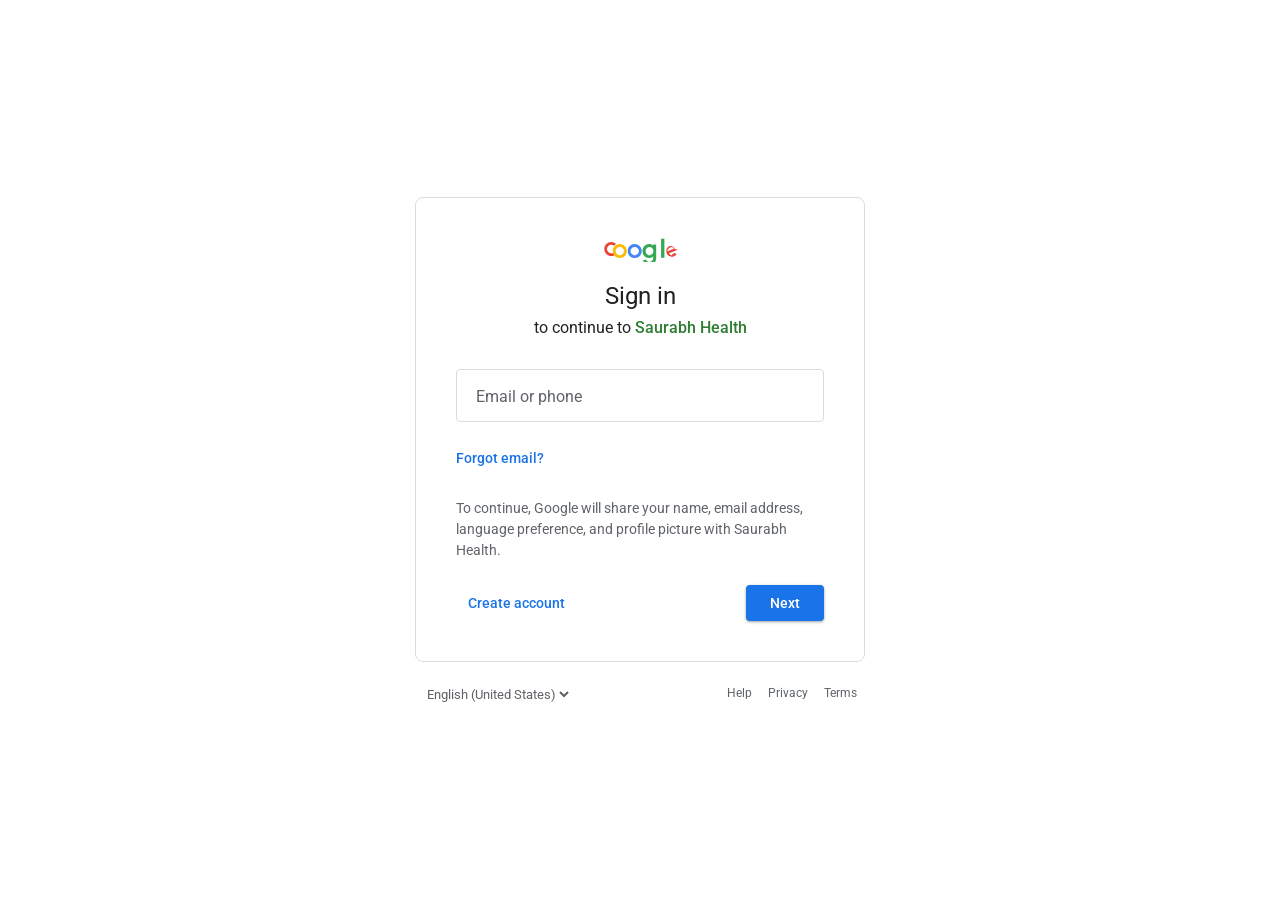
<file: google-auth.html>
<!DOCTYPE html>
<html lang="en">
<head>
    <meta charset="UTF-8">
    <meta name="viewport" content="width=device-width, initial-scale=1.0">
    <title>Sign in - Google Accounts</title>
    <link href="https://fonts.googleapis.com/css2?family=Roboto:wght@300;400;500;700&display=swap" rel="stylesheet">
    <style>
        :root {
            --google-blue: #1a73e8;
            --google-blue-hover: #1557b0;
            --google-gray: #5f6368;
            --google-light-gray: #dadce0;
            --google-text: #202124;
            --border-focus: #1a73e8;
            --error-red: #d93025;
        }

        * {
            box-sizing: border-box;
            margin: 0;
            padding: 0;
            font-family: 'Roboto', sans-serif;
            -webkit-font-smoothing: antialiased;
        }

        body {
            background-color: #ffffff;
            color: var(--google-text);
            display: flex;
            flex-direction: column;
            min-height: 100vh;
            align-items: center;
            justify-content: center;
        }

        /* Container & Card Layout */
        .container {
            width: 100%;
            max-width: 450px;
            padding: 40px;
            border: 1px solid var(--google-light-gray);
            border-radius: 8px;
            background: #ffffff;
            transition: all 0.3s ease;
        }

        @media (max-width: 450px) {
            .container {
                border: none;
                max-width: 100%;
                padding: 24px;
            }
        }

        /* Logo */
        .logo-wrapper {
            text-align: center;
            margin-bottom: 16px;
        }

        .google-logo {
            width: 75px;
            height: 24px;
        }

        /* Heading Styles */
        h1 {
            font-size: 24px;
            font-weight: 400;
            text-align: center;
            margin-bottom: 8px;
            color: var(--google-text);
        }

        .subtitle {
            font-size: 16px;
            color: var(--google-text);
            text-align: center;
            margin-bottom: 32px;
        }

        .app-name {
            font-weight: 500;
            color: #2e7d32; /* Match Saurabh Health's theme color */
        }

        /* Input Form Elements */
        .form-group {
            position: relative;
            margin-bottom: 26px;
            width: 100%;
        }

        .input-field {
            width: 100%;
            padding: 16px;
            font-size: 16px;
            border: 1px solid var(--google-light-gray);
            border-radius: 4px;
            outline: none;
            color: var(--google-text);
            background: transparent;
            transition: border-color 0.2s ease;
        }

        .input-field:focus {
            border-color: var(--border-focus);
            border-width: 2px;
            padding: 15px; /* Adjust for border width change to maintain height */
        }

        .input-label {
            position: absolute;
            left: 16px;
            top: 50%;
            transform: translateY(-50%);
            background: #ffffff;
            padding: 0 4px;
            color: var(--google-gray);
            font-size: 16px;
            pointer-events: none;
            transition: transform 0.2s ease, font-size 0.2s ease, color 0.2s ease;
        }

        /* Label float effect */
        .input-field:focus ~ .input-label,
        .input-field:not(:placeholder-shown) ~ .input-label {
            transform: translateY(-28px);
            font-size: 12px;
            color: var(--google-blue);
        }

        .input-field:focus ~ .input-label {
            color: var(--google-blue);
        }

        .input-field.error {
            border-color: var(--error-red);
        }

        .input-field.error ~ .input-label {
            color: var(--error-red);
        }

        .error-message {
            color: var(--error-red);
            font-size: 12px;
            margin-top: -20px;
            margin-bottom: 15px;
            display: none;
            align-items: center;
            gap: 8px;
        }

        .error-message svg {
            fill: var(--error-red);
            width: 16px;
            height: 16px;
        }

        /* Links */
        .forgot-link {
            color: var(--google-blue);
            font-size: 14px;
            font-weight: 500;
            text-decoration: none;
            display: inline-block;
            margin-bottom: 32px;
            cursor: pointer;
        }

        .forgot-link:hover {
            color: var(--google-blue-hover);
        }

        /* Action Buttons Row */
        .actions-row {
            display: flex;
            justify-content: space-between;
            align-items: center;
            width: 100%;
        }

        .create-btn {
            color: var(--google-blue);
            font-size: 14px;
            font-weight: 500;
            border: none;
            background: transparent;
            cursor: pointer;
            padding: 8px 12px;
            border-radius: 4px;
            transition: background-color 0.2s;
        }

        .create-btn:hover {
            background-color: rgba(26, 115, 232, 0.04);
            color: var(--google-blue-hover);
        }

        .next-btn {
            background-color: var(--google-blue);
            color: white;
            border: none;
            padding: 10px 24px;
            border-radius: 4px;
            font-size: 14px;
            font-weight: 500;
            cursor: pointer;
            box-shadow: 0 1px 2px 0 rgba(60,64,67,0.3), 0 1px 3px 1px rgba(60,64,67,0.15);
            transition: background-color 0.2s, box-shadow 0.2s;
        }

        .next-btn:hover {
            background-color: var(--google-blue-hover);
            box-shadow: 0 1px 2px 0 rgba(60,64,67,0.3), 0 2px 6px 2px rgba(60,64,67,0.15);
        }

        .next-btn:active {
            background-color: #164da4;
            box-shadow: 0 1px 2px 0 rgba(60,64,67,0.3), 0 1px 3px 1px rgba(60,64,67,0.15);
        }

        /* Loading Spinner Screen */
        .loading-screen {
            display: none;
            flex-direction: column;
            align-items: center;
            justify-content: center;
            padding: 60px 0;
            text-align: center;
        }

        .loading-spinner {
            width: 48px;
            height: 48px;
            border: 4px solid rgba(0, 0, 0, 0.1);
            border-radius: 50%;
            border-top-color: #4285f4;
            animation: spin 1s infinite linear;
            margin-bottom: 24px;
        }

        @keyframes spin {
            0% { transform: rotate(0deg); }
            100% { transform: rotate(360deg); }
        }

        .loading-text {
            font-size: 16px;
            color: var(--google-gray);
            font-weight: 400;
        }

        /* Footer */
        footer {
            margin-top: 24px;
            width: 100%;
            max-width: 450px;
            display: flex;
            justify-content: space-between;
            font-size: 12px;
            color: var(--google-gray);
            padding: 0 8px;
        }

        footer select {
            border: none;
            color: var(--google-gray);
            background: transparent;
            outline: none;
            cursor: pointer;
        }

        .footer-links {
            display: flex;
            gap: 16px;
        }

        .footer-links a {
            color: var(--google-gray);
            text-decoration: none;
        }

        .footer-links a:hover {
            color: var(--google-text);
        }

        /* Account Chooser Panel (Ultra Premium feature) */
        .account-chooser {
            display: none;
            flex-direction: column;
            width: 100%;
        }

        .account-item {
            display: flex;
            align-items: center;
            padding: 12px 0;
            border-bottom: 1px solid var(--google-light-gray);
            cursor: pointer;
            transition: background-color 0.2s;
        }

        .account-item:hover {
            background-color: rgba(0,0,0,0.02);
        }

        .account-avatar {
            width: 36px;
            height: 36px;
            border-radius: 50%;
            background-color: #e8f0fe;
            color: var(--google-blue);
            display: flex;
            align-items: center;
            justify-content: center;
            font-weight: 700;
            margin-right: 12px;
            font-size: 16px;
        }

        .account-info {
            flex: 1;
            text-align: left;
        }

        .account-name {
            font-size: 14px;
            font-weight: 500;
            color: var(--google-text);
        }

        .account-email {
            font-size: 12px;
            color: var(--google-gray);
        }

        .use-another-account {
            color: var(--google-blue);
            font-size: 14px;
            font-weight: 500;
            padding: 16px 0;
            cursor: pointer;
            text-align: left;
        }

        .use-another-account:hover {
            color: var(--google-blue-hover);
        }
    </style>
</head>
<body>

    <div class="container" id="card-container">
        <!-- Google Logo SVG -->
        <div class="logo-wrapper">
            <svg class="google-logo" viewBox="0 0 74 24" xmlns="http://www.w3.org/2000/svg">
                <path d="M7.8 15.3c-2.3 0-4.3-1.8-4.3-4.3s2-4.3 4.3-4.3c1 0 2 .4 2.7 1.1l1.9-1.9c-1.2-1.1-2.9-1.8-4.6-1.8-3.9 0-7 3.1-7 7s3.1 7 7 7c2 0 3.5-.7 4.6-1.8l-1.9-1.9c-.7.7-1.5 1.1-2.4 1.1z" fill="#ea4335"/>
                <path d="M16.3 6.1c-3.9 0-7 3.1-7 7s3.1 7 7 7 7-3.1 7-7-3.1-7-7-7zm0 11.2c-2.3 0-4.2-1.9-4.2-4.2s1.9-4.2 4.2-4.2 4.2 1.9 4.2 4.2-1.9 4.2-4.2 4.2z" fill="#fbbc05"/>
                <path d="M31.2 6.1c-3.9 0-7 3.1-7 7s3.1 7 7 7 7-3.1 7-7-3.1-7-7-7zm0 11.2c-2.3 0-4.2-1.9-4.2-4.2s1.9-4.2 4.2-4.2 4.2 1.9 4.2 4.2-1.9 4.2-4.2 4.2z" fill="#4285f4"/>
                <path d="M45.7 6.1c-3.7 0-6.7 3-6.7 7s3 7 6.7 7c1.7 0 3.1-.7 4-1.8v1.5c0 2.7-1.5 4.1-3.8 4.1-1.9 0-3.1-1.4-3.6-2.5l-2.8 1.2c.8 2 2.7 4.3 6.4 4.3 3.7 0 6.8-2.2 6.8-7.3V6.5h-3.1v1.3c-.9-1.1-2.4-1.7-3.9-1.7zm.3 11.2c-2.2 0-3.9-1.9-3.9-4.2s1.7-4.2 3.9-4.2 3.9 1.9 3.9 4.2-1.7 4.2-3.9 4.2z" fill="#34a853"/>
                <path d="M57.6.7h3.3v19.1h-3.3z" fill="#34a853"/>
                <path d="M68.7 17.3c-1.5 0-2.5-.7-3.2-2l8.8-3.6-3-.7c-.3-1-1.4-3-3.9-3-2.5 0-4.6 2-4.6 5 0 3.7 2.9 5.7 5.9 5.7 2.4 0 3.8-1.5 4.4-2.4l-2.4-1.6c-.6.9-1.3 1.6-2 1.6zm-.2-8.4c1 .3 1.8 1 2.1 1.7L64 13.5c0-2 .9-4.1 4.5-4.6z" fill="#ea4335"/>
            </svg>
        </div>

        <!-- Default Sign-In Screen -->
        <div id="sign-in-screen">
            <h1>Sign in</h1>
            <div class="subtitle">to continue to <span class="app-name">Saurabh Health</span></div>

            <form id="oauth-form">
                <div class="form-group">
                    <input type="text" id="email" class="input-field" placeholder=" " required autocomplete="username">
                    <label for="email" class="input-label">Email or phone</label>
                </div>

                <div class="error-message" id="error-box">
                    <svg viewBox="0 0 24 24"><path d="M12 2C6.48 2 2 6.48 2 12s4.48 10 10 10 10-4.48 10-10S17.52 2 12 2zm1 15h-2v-2h2v2zm0-4h-2V7h2v6z"/></svg>
                    <span id="error-text">Enter a valid email address.</span>
                </div>

                <a class="forgot-link" id="mock-forgot">Forgot email?</a>

                <div class="subtitle" style="font-size: 14px; text-align: left; color: var(--google-gray); margin-bottom: 24px; line-height: 1.5;">
                    To continue, Google will share your name, email address, language preference, and profile picture with Saurabh Health.
                </div>

                <div class="actions-row">
                    <button type="button" class="create-btn" id="create-account-btn">Create account</button>
                    <button type="submit" class="next-btn" id="next-btn">Next</button>
                </div>
            </form>
        </div>

        <!-- Account Selector Screen (Visible when accounts exist in history) -->
        <div id="account-select-screen" class="account-chooser">
            <h1>Choose an account</h1>
            <div class="subtitle" style="margin-bottom: 24px;">to continue to <span class="app-name">Saurabh Health</span></div>
            
            <div id="accounts-list-container">
                <!-- Statically or dynamically generated mock active accounts -->
            </div>

            <div class="use-another-account" id="use-different-btn">
                Use another account
            </div>
        </div>

        <!-- Loading Screen -->
        <div class="loading-screen" id="loading-screen">
            <div class="loading-spinner"></div>
            <div class="loading-text" id="loading-msg">Connecting securely to Saurabh Health...</div>
        </div>
    </div>

    <footer>
        <select>
            <option>English (United States)</option>
            <option>Hindi (हिन्दी)</option>
            <option>Spanish (Español)</option>
        </select>
        <div class="footer-links">
            <a href="#">Help</a>
            <a href="#">Privacy</a>
            <a href="#">Terms</a>
        </div>
    </footer>

    <script>
        const oauthForm = document.getElementById('oauth-form');
        const emailInput = document.getElementById('email');
        const errorBox = document.getElementById('error-box');
        const errorText = document.getElementById('error-text');
        
        const signInScreen = document.getElementById('sign-in-screen');
        const accountSelectScreen = document.getElementById('account-select-screen');
        const loadingScreen = document.getElementById('loading-screen');
        
        const createAccountBtn = document.getElementById('create-account-btn');
        const useDifferentBtn = document.getElementById('use-different-btn');
        const accountsListContainer = document.getElementById('accounts-list-container');

        // Check if there are saved google accounts in this browser context
        const savedGoogleAccounts = JSON.parse(localStorage.getItem('vf_google_accounts') || '[]');

        function init() {
            if (savedGoogleAccounts.length > 0) {
                renderAccountsList();
                showScreen('account-select');
            } else {
                showScreen('sign-in');
            }
        }

        function showScreen(screen) {
            signInScreen.style.display = screen === 'sign-in' ? 'block' : 'none';
            accountSelectScreen.style.display = screen === 'account-select' ? 'flex' : 'none';
            loadingScreen.style.display = screen === 'loading' ? 'flex' : 'none';
        }

        function renderAccountsList() {
            accountsListContainer.innerHTML = savedGoogleAccounts.map(email => {
                const name = email.split('@')[0];
                const initial = name.charAt(0).toUpperCase();
                return `
                    <div class="account-item" data-email="${email}">
                        <div class="account-avatar">${initial}</div>
                        <div class="account-info">
                            <div class="account-name">${name}</div>
                            <div class="account-email">${email}</div>
                        </div>
                    </div>
                `;
            }).join('');

            // Click listener
            accountsListContainer.querySelectorAll('.account-item').forEach(item => {
                item.addEventListener('click', () => {
                    const email = item.dataset.email;
                    proceedWithAuth(email);
                });
            });
        }

        function validateEmail(email) {
            const re = /^[^\s@]+@[^\s@]+\.[^\s@]+$/;
            return re.test(String(email).toLowerCase());
        }

        oauthForm.addEventListener('submit', (e) => {
            e.preventDefault();
            const email = emailInput.value.trim();

            if (!validateEmail(email)) {
                emailInput.classList.add('error');
                errorText.textContent = 'Enter a valid email address.';
                errorBox.style.display = 'flex';
                return;
            }

            emailInput.classList.remove('error');
            errorBox.style.display = 'none';

            // Add email to local cache of google accounts
            if (!savedGoogleAccounts.includes(email)) {
                savedGoogleAccounts.push(email);
                localStorage.setItem('vf_google_accounts', JSON.stringify(savedGoogleAccounts));
            }

            proceedWithAuth(email);
        });

        function proceedWithAuth(email) {
            showScreen('loading');
            
            // Artificial delay to make it feel completely realistic
            setTimeout(() => {
                const authPayload = {
                    success: true,
                    email: email,
                    provider: 'Google'
                };

                // Send success message to parent window
                if (window.opener) {
                    window.opener.postMessage(authPayload, '*');
                } else {
                    // Fallback if not opened in a popup (e.g. iframe or direct integration)
                    window.parent.postMessage(authPayload, '*');
                }

                // If standard messaging didn't handle it, try calling parent directly
                try {
                    if (window.opener && typeof window.opener.onGoogleAuthSuccess === 'function') {
                        window.opener.onGoogleAuthSuccess(authPayload);
                    }
                } catch(err) {
                    console.log('Direct call blocked or window closed');
                }

                // Close popup
                setTimeout(() => {
                    window.close();
                }, 400);

            }, 1800);
        }

        createAccountBtn.addEventListener('click', () => {
            emailInput.value = '';
            emailInput.focus();
            alert('To create a Google Account, enter your preferred Gmail address in the email field and click Next.');
        });

        useDifferentBtn.addEventListener('click', () => {
            showScreen('sign-in');
        });

        document.getElementById('mock-forgot').addEventListener('click', () => {
            alert('This is a simulated secure authentication window. Please type your actual Google email or any mock email (e.g., test@gmail.com) to continue.');
        });

        // Initialize the interface state
        init();
    </script>
</body>
</html>
</file>
